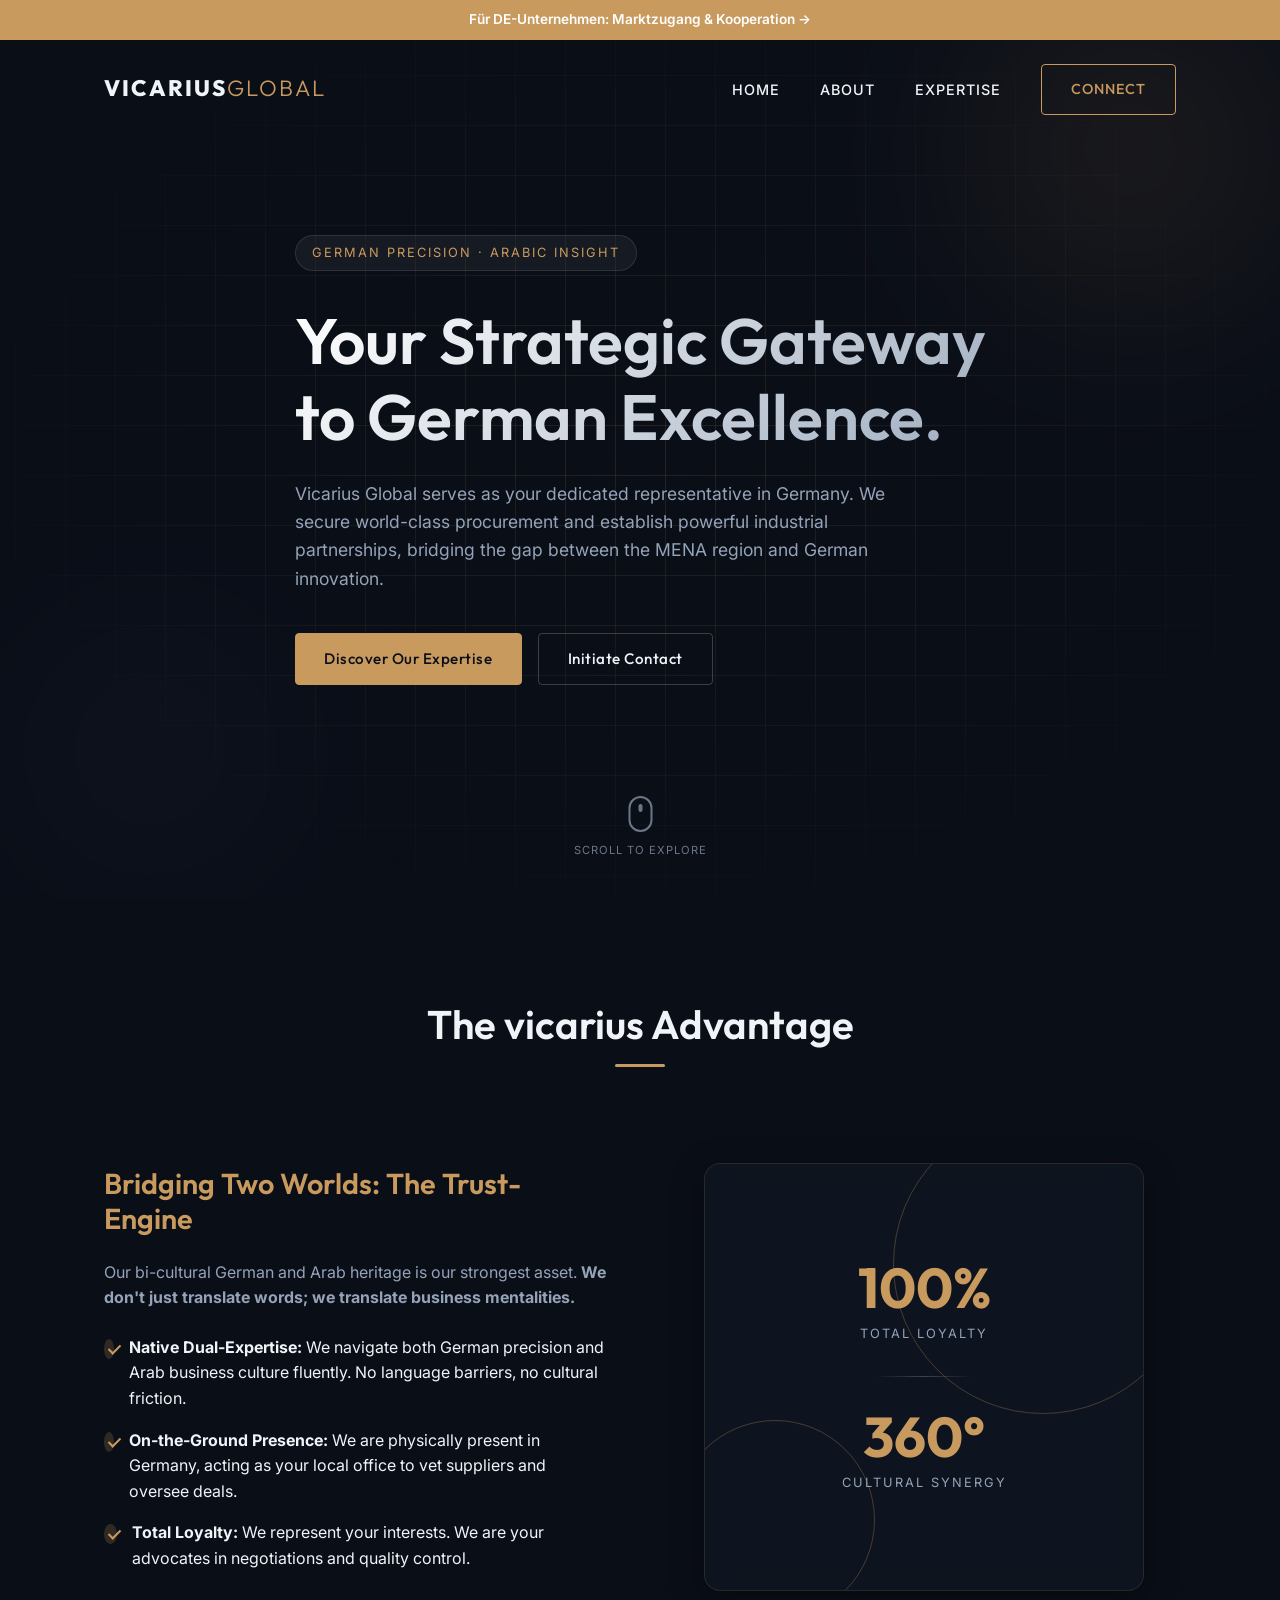
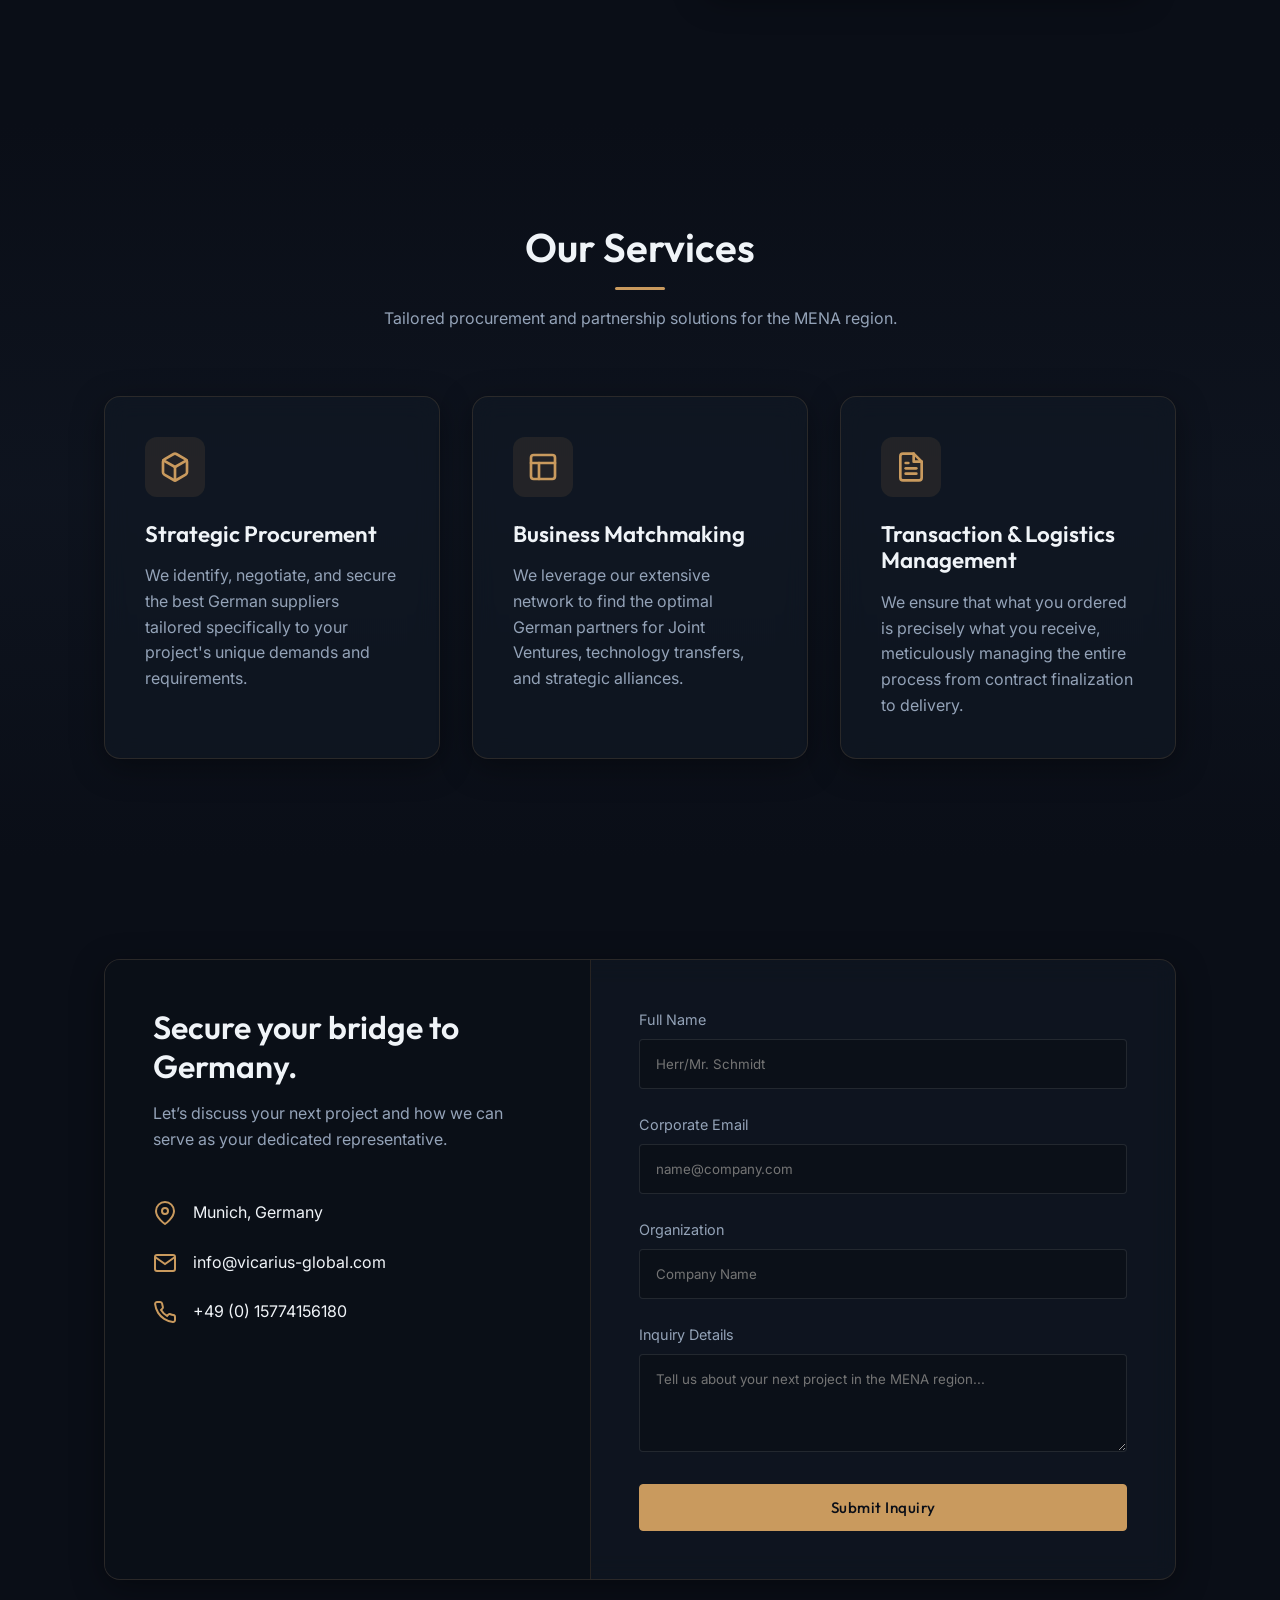
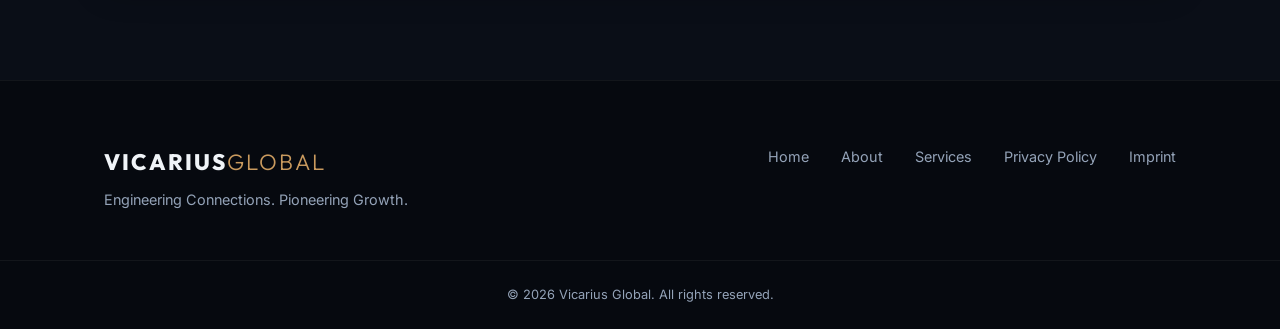
<file: index.html>
<!DOCTYPE html>
<html lang="en">

<head>
    <meta charset="UTF-8">
    <meta name="viewport" content="width=device-width, initial-scale=1.0">
    <title>Vicarius Global | Strategic Industrial Partnerships</title>
    <meta name="description"
        content="vicarius Global serves as your dedicated representative in Germany, securing world-class procurement and establishing powerful industrial partnerships for the MENA region.">
    <!-- Fonts -->
    <link rel="preconnect" href="https://fonts.googleapis.com">
    <link rel="preconnect" href="https://fonts.gstatic.com" crossorigin>
    <link
        href="https://fonts.googleapis.com/css2?family=Inter:wght@300;400;500;600&family=Outfit:wght@300;400;600;800&display=swap"
        rel="stylesheet">
    <link rel="stylesheet" href="css/styles.css">
</head>

<body>
    <!-- Top Bar -->
    <div class="top-bar" id="topBar">
        <a href="de/index.html" style="color:white; text-decoration:none;">Für DE-Unternehmen: Marktzugang &amp;
            Kooperation &rarr;</a>
    </div>

    <!-- Navigation -->
    <nav class="navbar" id="navbar">
        <div class="container nav-container">
            <div class="logo">
                <a href="index.html" style="text-decoration:none;">
                    <span class="logo-text">VICARIUS<span class="logo-accent">GLOBAL</span></span>
                </a>
            </div>
            <ul class="nav-links">
                <li><a href="#home">Home</a></li>
                <li><a href="#about">About</a></li>
                <li><a href="#services">Expertise</a></li>
                <li><a href="#contact" class="btn btn-outline">Connect</a></li>
            </ul>
            <div class="hamburger">
                <span></span>
                <span></span>
                <span></span>
            </div>
        </div>
    </nav>

    <!-- Hero Section -->
    <section id="home" class="hero">
        <div class="hero-bg-elements">
            <div class="grid-overlay"></div>
            <div class="blob blob-1"></div>
            <div class="blob blob-2"></div>
        </div>
        <div class="container hero-container">
            <div class="hero-content fade-up">
                <div class="hero-badge">German Precision · Arabic Insight</div>
                <h1 class="hero-title">Your Strategic Gateway <br>to German Excellence.</h1>
                <p class="hero-subtitle">Vicarius Global serves as your dedicated representative in Germany. We secure
                    world-class procurement and establish powerful industrial partnerships, bridging the gap between the
                    MENA region and German innovation.</p>
                <div class="hero-actions">
                    <a href="#services" class="btn btn-primary">Discover Our Expertise</a>
                    <a href="#contact" class="btn btn-secondary">Initiate Contact</a>
                </div>
            </div>
        </div>
        <div class="scroll-indicator">
            <div class="mouse">
                <div class="wheel"></div>
            </div>
            <span class="scroll-text">Scroll to explore</span>
        </div>
    </section>

    <!-- About Section -->
    <section id="about" class="about">
        <div class="container">
            <div class="section-header fade-up">
                <h2 class="section-title">The vicarius Advantage</h2>
                <div class="title-underline"></div>
            </div>
            <div class="about-grid">
                <div class="about-text fade-up-delay-1">
                    <h3>Bridging Two Worlds: The Trust-Engine</h3>
                    <p>Our bi-cultural German and Arab heritage is our strongest asset. <strong>We don't just translate
                            words; we translate business mentalities.</strong></p>
                    <ul class="feature-list" style="margin-top: 1.5rem;">
                        <li style="align-items: flex-start; margin-bottom: 1rem;"><span class="check-icon"
                                style="margin-top: 4px;"></span>
                            <div><strong>Native Dual-Expertise:</strong> We navigate both German precision and Arab
                                business culture fluently. No language barriers, no cultural friction.</div>
                        </li>
                        <li style="align-items: flex-start; margin-bottom: 1rem;"><span class="check-icon"
                                style="margin-top: 4px;"></span>
                            <div><strong>On-the-Ground Presence:</strong> We are physically present in Germany, acting
                                as your local office to vet suppliers and oversee deals.</div>
                        </li>
                        <li style="align-items: flex-start; margin-bottom: 1rem;"><span class="check-icon"
                                style="margin-top: 4px;"></span>
                            <div><strong>Total Loyalty:</strong> We represent your interests. We are your advocates in
                                negotiations and quality control.</div>
                        </li>
                    </ul>
                </div>
                <div class="about-visual fade-up-delay-2">
                    <div class="glass-card visual-card">
                        <div class="abstract-ring ring-1"></div>
                        <div class="abstract-ring ring-2"></div>
                        <div class="stats-container">
                            <div class="stat-item">
                                <span class="stat-number">100%</span>
                                <span class="stat-label">Total Loyalty</span>
                            </div>
                            <div class="stat-divider"></div>
                            <div class="stat-item">
                                <span class="stat-number">360&deg;</span>
                                <span class="stat-label">Cultural Synergy</span>
                            </div>
                        </div>
                    </div>
                </div>
            </div>
        </div>
    </section>

    <!-- Services Section -->
    <section id="services" class="services">
        <div class="container">
            <div class="section-header fade-up">
                <h2 class="section-title">Our Services</h2>
                <div class="title-underline"></div>
                <p class="section-lead">Tailored procurement and partnership solutions for the MENA region.</p>
            </div>
            <div class="services-grid">
                <!-- Service 1 -->
                <div class="service-card glass-card hover-lift fade-up-delay-1">
                    <div class="service-icon">
                        <svg width="32" height="32" viewBox="0 0 24 24" fill="none" stroke="currentColor"
                            stroke-width="2" stroke-linecap="round" stroke-linejoin="round">
                            <path
                                d="M21 16V8a2 2 0 0 0-1-1.73l-7-4a2 2 0 0 0-2 0l-7 4A2 2 0 0 0 3 8v8a2 2 0 0 0 1 1.73l7 4a2 2 0 0 0 2 0l7-4A2 2 0 0 0 21 16z">
                            </path>
                            <polyline points="3.27 6.96 12 12.01 20.73 6.96"></polyline>
                            <line x1="12" y1="22.08" x2="12" y2="12"></line>
                        </svg>
                    </div>
                    <h3>Strategic Procurement</h3>
                    <p>We identify, negotiate, and secure the best German suppliers tailored specifically to your
                        project's unique demands and requirements.</p>
                </div>
                <!-- Service 2 -->
                <div class="service-card glass-card hover-lift fade-up-delay-2">
                    <div class="service-icon">
                        <svg width="32" height="32" viewBox="0 0 24 24" fill="none" stroke="currentColor"
                            stroke-width="2" stroke-linecap="round" stroke-linejoin="round">
                            <rect x="3" y="3" width="18" height="18" rx="2" ry="2"></rect>
                            <line x1="3" y1="9" x2="21" y2="9"></line>
                            <line x1="9" y1="21" x2="9" y2="9"></line>
                        </svg>
                    </div>
                    <h3>Business Matchmaking</h3>
                    <p>We leverage our extensive network to find the optimal German partners for Joint Ventures,
                        technology transfers, and strategic alliances.</p>
                </div>
                <!-- Service 3 -->
                <div class="service-card glass-card hover-lift fade-up-delay-3">
                    <div class="service-icon">
                        <svg width="32" height="32" viewBox="0 0 24 24" fill="none" stroke="currentColor"
                            stroke-width="2" stroke-linecap="round" stroke-linejoin="round">
                            <path d="M14 2H6a2 2 0 0 0-2 2v16a2 2 0 0 0 2 2h12a2 2 0 0 0 2-2V8z"></path>
                            <polyline points="14 2 14 8 20 8"></polyline>
                            <line x1="16" y1="13" x2="8" y2="13"></line>
                            <line x1="16" y1="17" x2="8" y2="17"></line>
                            <polyline points="10 9 9 9 8 9"></polyline>
                        </svg>
                    </div>
                    <h3>Transaction &amp; Logistics Management</h3>
                    <p>We ensure that what you ordered is precisely what you receive, meticulously managing the entire
                        process from contract finalization to delivery.</p>
                </div>
            </div>
        </div>
    </section>

    <!-- Contact Section -->
    <section id="contact" class="contact">
        <div class="container">
            <div class="contact-wrapper glass-card fade-up">
                <div class="contact-info">
                    <h2>Secure your bridge to Germany.</h2>
                    <p>Let’s discuss your next project and how we can serve as your dedicated representative.</p>

                    <div class="contact-details">
                        <div class="contact-item">
                            <svg width="24" height="24" viewBox="0 0 24 24" fill="none" stroke="currentColor"
                                stroke-width="2">
                                <path d="M21 10c0 7-9 13-9 13s-9-6-9-13a9 9 0 0 1 18 0z"></path>
                                <circle cx="12" cy="10" r="3"></circle>
                            </svg>
                            <span>Munich, Germany</span>
                        </div>
                        <div class="contact-item">
                            <svg width="24" height="24" viewBox="0 0 24 24" fill="none" stroke="currentColor"
                                stroke-width="2">
                                <path d="M4 4h16c1.1 0 2 .9 2 2v12c0 1.1-.9 2-2 2H4c-1.1 0-2-.9-2-2V6c0-1.1.9-2 2-2z">
                                </path>
                                <polyline points="22,6 12,13 2,6"></polyline>
                            </svg>
                            <span>info@vicarius-global.com</span>
                        </div>
                        <div class="contact-item">
                            <svg width="24" height="24" viewBox="0 0 24 24" fill="none" stroke="currentColor"
                                stroke-width="2">
                                <path
                                    d="M22 16.92v3a2 2 0 0 1-2.18 2 19.79 19.79 0 0 1-8.63-3.07 19.5 19.5 0 0 1-6-6 19.79 19.79 0 0 1-3.07-8.67A2 2 0 0 1 4.11 2h3a2 2 0 0 1 2 1.72 12.84 12.84 0 0 0 .7 2.81 2 2 0 0 1-.45 2.11L8.09 9.91a16 16 0 0 0 6 6l1.27-1.27a2 2 0 0 1 2.11-.45 12.84 12.84 0 0 0 2.81.7A2 2 0 0 1 22 16.92z">
                                </path>
                            </svg>
                            <span>+49 (0) 15774156180</span>
                        </div>
                    </div>
                </div>
                <div class="contact-form-container">
                    <form class="contact-form" id="contactForm">
                        <div class="form-group">
                            <label for="name">Full Name</label>
                            <input type="text" id="name" name="name" required placeholder="Herr/Mr. Schmidt">
                        </div>
                        <div class="form-group">
                            <label for="email">Corporate Email</label>
                            <input type="email" id="email" name="email" required placeholder="name@company.com">
                        </div>
                        <div class="form-group">
                            <label for="company">Organization</label>
                            <input type="text" id="company" name="company" placeholder="Company Name">
                        </div>
                        <div class="form-group">
                            <label for="message">Inquiry Details</label>
                            <textarea id="message" name="message" rows="4" required
                                placeholder="Tell us about your next project in the MENA region..."></textarea>
                        </div>
                        <button type="submit" class="btn btn-primary submit-btn">Submit Inquiry</button>
                    </form>
                </div>
            </div>
        </div>
    </section>

    <!-- Footer -->
    <footer>
        <div class="container footer-content">
            <div class="footer-brand">
                <span class="logo-text">VICARIUS<span class="logo-accent">GLOBAL</span></span>
                <p>Engineering Connections. Pioneering Growth.</p>
            </div>
            <div class="footer-links">
                <a href="#home">Home</a>
                <a href="#about">About</a>
                <a href="#services">Services</a>
                <a href="privacy.html">Privacy Policy</a>
                <a href="imprint.html">Imprint</a>
            </div>
        </div>
        <div class="footer-bottom">
            <div class="container">
                <p>&copy; 2026 Vicarius Global. All rights reserved.</p>
            </div>
        </div>
    </footer>

    <script src="js/main.js"></script>
</body>

</html>
</file>
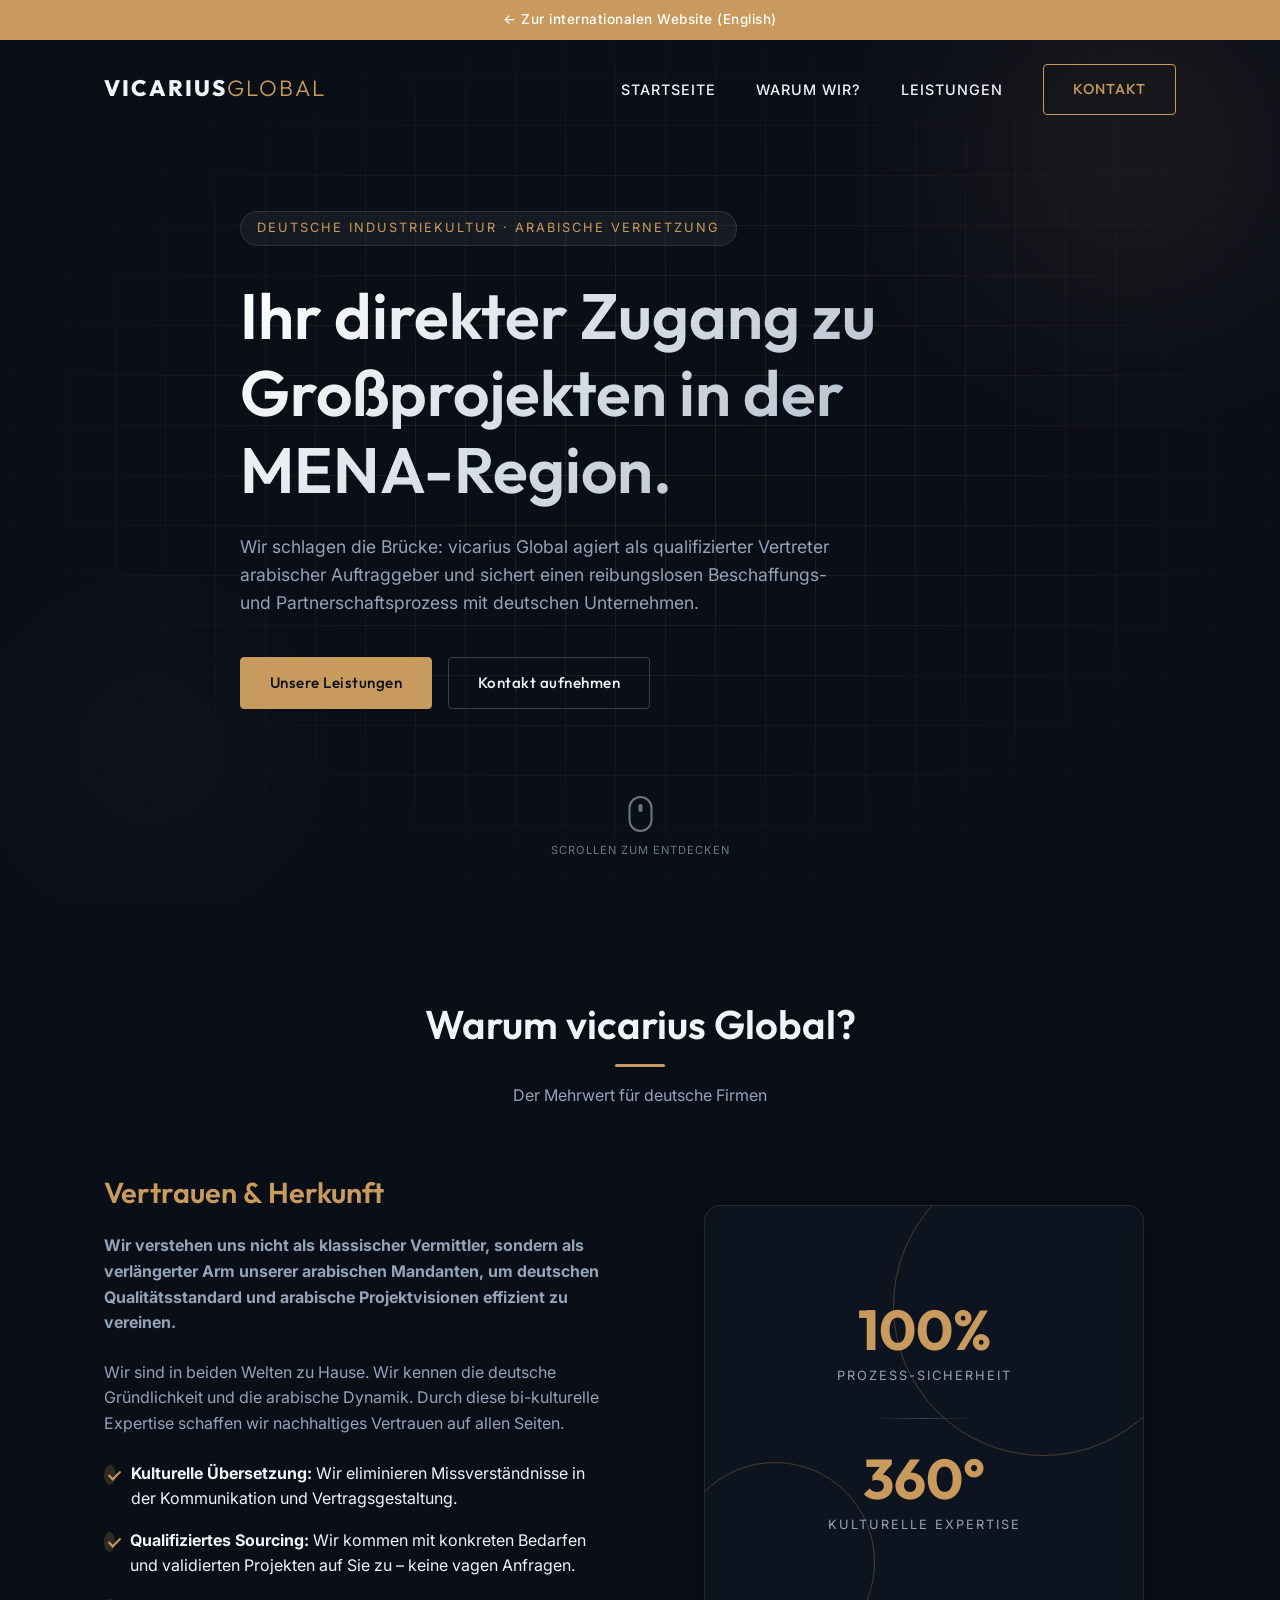
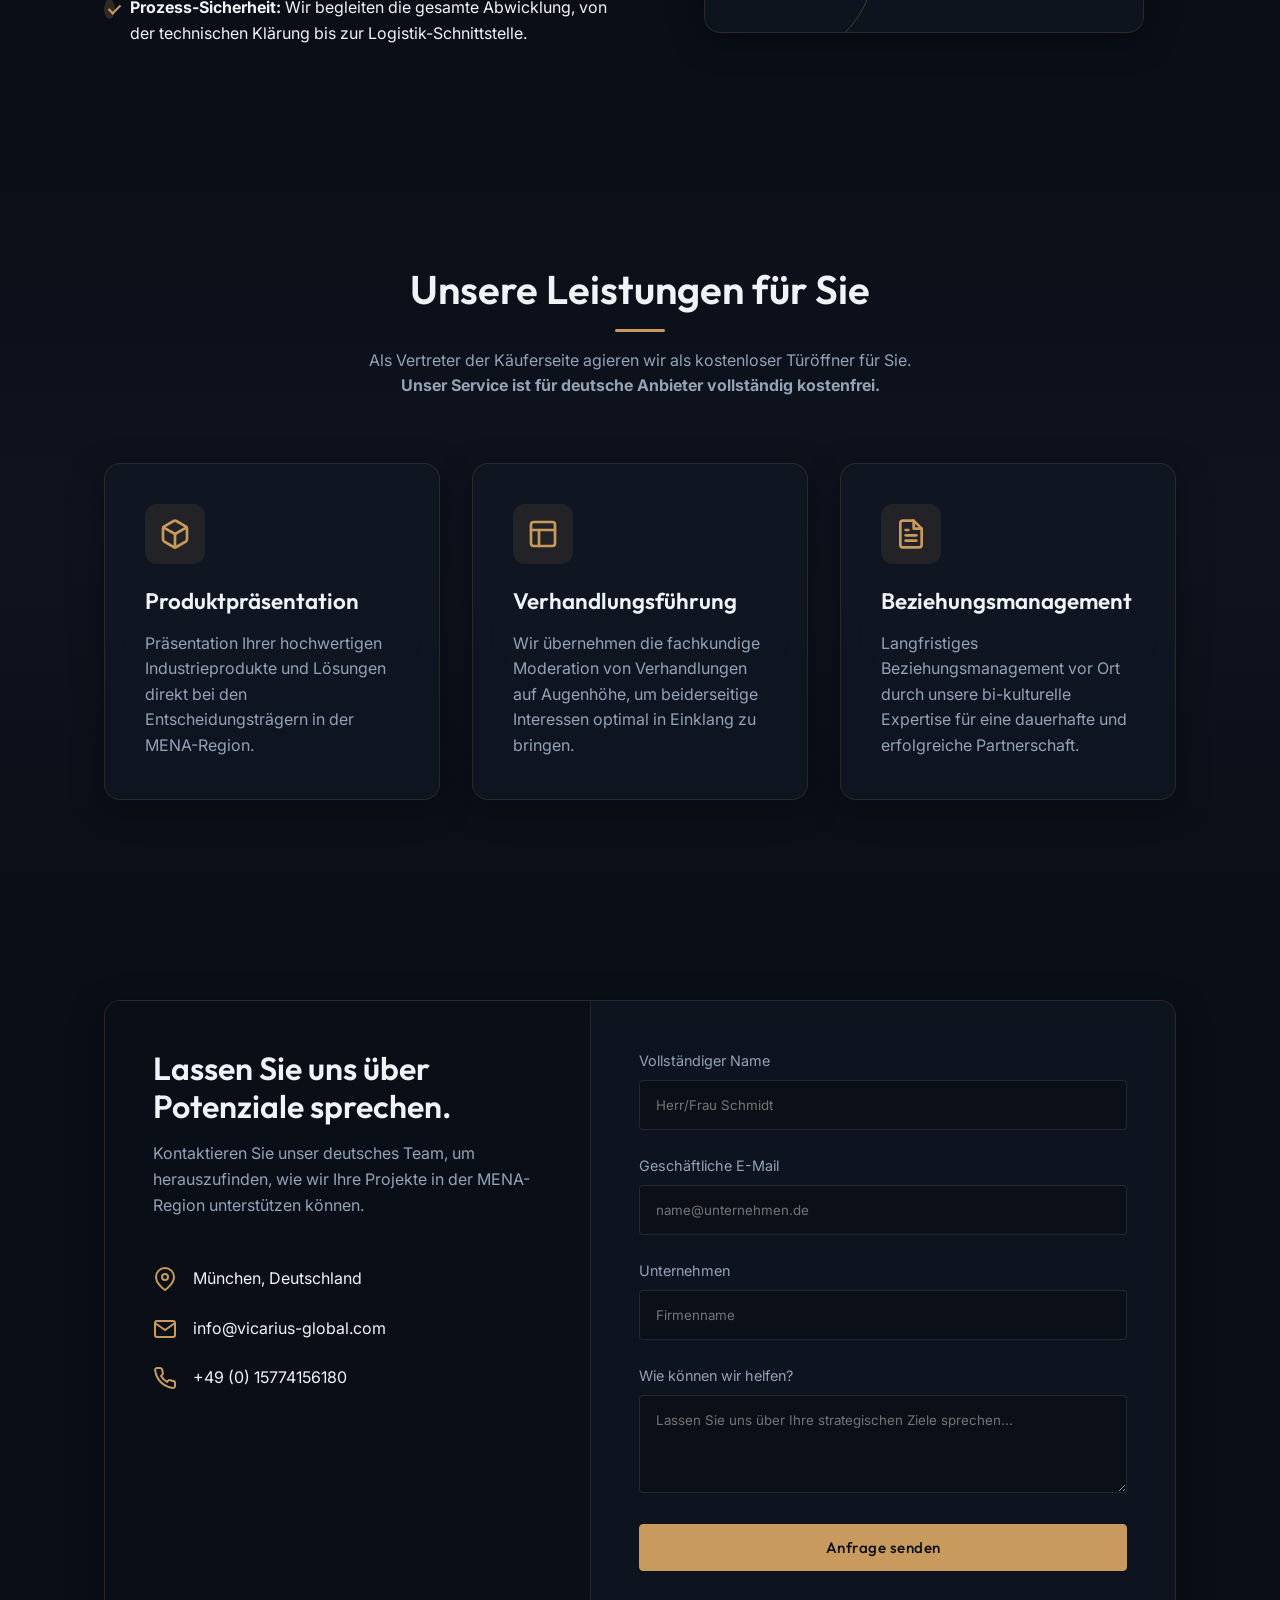
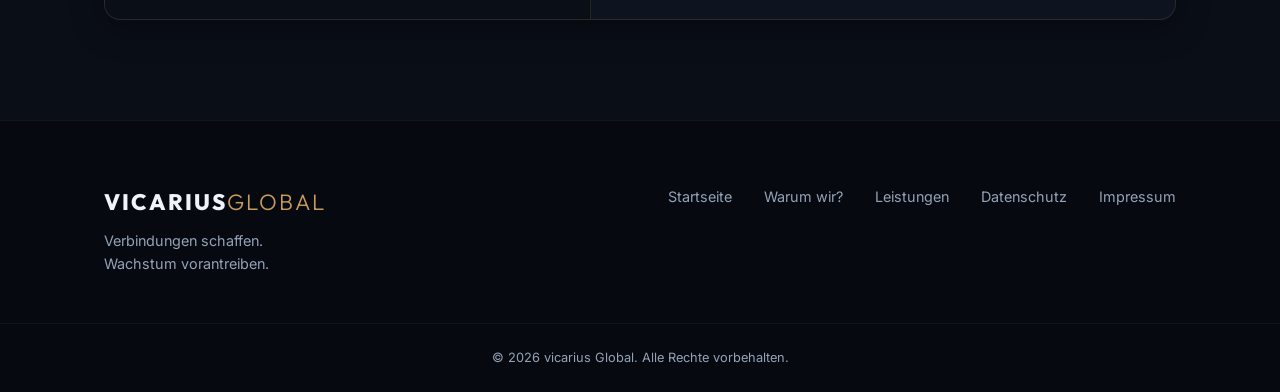
<file: de/index.html>
<!DOCTYPE html>
<html lang="de">

<head>
    <meta charset="UTF-8">
    <meta name="viewport" content="width=device-width, initial-scale=1.0">
    <title>vicarius Global | B2B-Industrieprojekte in der MENA-Region</title>
    <meta name="description"
        content="vicarius Global agiert als qualifizierter Vertreter arabischer Auftraggeber und sichert einen reibungslosen Beschaffungsprozess mit deutschen Unternehmen.">
    <!-- Fonts -->
    <link rel="preconnect" href="https://fonts.googleapis.com">
    <link rel="preconnect" href="https://fonts.gstatic.com" crossorigin>
    <link
        href="https://fonts.googleapis.com/css2?family=Inter:wght@300;400;500;600&family=Outfit:wght@300;400;600;800&display=swap"
        rel="stylesheet">
    <link rel="stylesheet" href="../css/styles.css">
</head>

<body>
    <!-- Top Bar -->
    <div class="top-bar" id="topBar">
        <a href="../index.html"
            style="color:white; text-decoration:none; font-weight: 500; letter-spacing: 0.5px;">&larr; Zur
            internationalen Website (English)</a>
    </div>

    <!-- Navigation -->
    <nav class="navbar" id="navbar">
        <div class="container nav-container">
            <div class="logo">
                <a href="#home" style="text-decoration:none;">
                    <span class="logo-text">VICARIUS<span class="logo-accent">GLOBAL</span></span>
                </a>
            </div>
            <ul class="nav-links">
                <li><a href="#home">Startseite</a></li>
                <li><a href="#about">Warum wir?</a></li>
                <li><a href="#services">Leistungen</a></li>
                <li><a href="#contact" class="btn btn-outline">Kontakt</a></li>
            </ul>
            <div class="hamburger">
                <span></span>
                <span></span>
                <span></span>
            </div>
        </div>
    </nav>

    <!-- Hero Section -->
    <section id="home" class="hero">
        <div class="hero-bg-elements">
            <div class="grid-overlay"></div>
            <div class="blob blob-1"></div>
            <div class="blob blob-2"></div>
        </div>
        <div class="container hero-container">
            <div class="hero-content fade-up">
                <div class="hero-badge">Deutsche Industriekultur &middot; Arabische Vernetzung</div>
                <h1 class="hero-title">Ihr direkter Zugang zu Großprojekten in der MENA-Region.</h1>
                <p class="hero-subtitle">Wir schlagen die Brücke: vicarius Global agiert als qualifizierter Vertreter
                    arabischer Auftraggeber und sichert einen reibungslosen Beschaffungs- und Partnerschaftsprozess mit
                    deutschen Unternehmen.</p>
                <div class="hero-actions">
                    <a href="#services" class="btn btn-primary">Unsere Leistungen</a>
                    <a href="#contact" class="btn btn-secondary">Kontakt aufnehmen</a>
                </div>
            </div>
        </div>
        <div class="scroll-indicator">
            <div class="mouse">
                <div class="wheel"></div>
            </div>
            <span class="scroll-text">Scrollen zum Entdecken</span>
        </div>
    </section>

    <!-- About Section -->
    <section id="about" class="about">
        <div class="container">
            <div class="section-header fade-up">
                <h2 class="section-title">Warum vicarius Global?</h2>
                <div class="title-underline"></div>
                <p class="section-lead">Der Mehrwert für deutsche Firmen</p>
            </div>
            <div class="about-grid">
                <div class="about-text fade-up-delay-1">
                    <h3>Vertrauen & Herkunft</h3>
                    <p><strong>Wir verstehen uns nicht als klassischer Vermittler, sondern als verlängerter Arm unserer
                            arabischen Mandanten, um deutschen Qualitätsstandard und arabische Projektvisionen effizient
                            zu vereinen.</strong></p>
                    <p>Wir sind in beiden Welten zu Hause. Wir kennen die deutsche Gründlichkeit und die arabische
                        Dynamik. Durch diese bi-kulturelle Expertise schaffen wir nachhaltiges Vertrauen auf allen
                        Seiten.</p>
                    <ul class="feature-list" style="margin-top: 1.5rem;">
                        <li style="align-items: flex-start; margin-bottom: 1rem;"><span class="check-icon"
                                style="margin-top: 4px;"></span>
                            <div><strong>Kulturelle Übersetzung:</strong> Wir eliminieren Missverständnisse in der
                                Kommunikation und Vertragsgestaltung.</div>
                        </li>
                        <li style="align-items: flex-start; margin-bottom: 1rem;"><span class="check-icon"
                                style="margin-top: 4px;"></span>
                            <div><strong>Qualifiziertes Sourcing:</strong> Wir kommen mit konkreten Bedarfen und
                                validierten Projekten auf Sie zu – keine vagen Anfragen.</div>
                        </li>
                        <li style="align-items: flex-start; margin-bottom: 1rem;"><span class="check-icon"
                                style="margin-top: 4px;"></span>
                            <div><strong>Prozess-Sicherheit:</strong> Wir begleiten die gesamte Abwicklung, von der
                                technischen Klärung bis zur Logistik-Schnittstelle.</div>
                        </li>
                    </ul>
                </div>
                <div class="about-visual fade-up-delay-2">
                    <div class="glass-card visual-card">
                        <div class="abstract-ring ring-1"></div>
                        <div class="abstract-ring ring-2"></div>
                        <div class="stats-container">
                            <div class="stat-item">
                                <span class="stat-number">100%</span>
                                <span class="stat-label">Prozess-Sicherheit</span>
                            </div>
                            <div class="stat-divider"></div>
                            <div class="stat-item">
                                <span class="stat-number">360&deg;</span>
                                <span class="stat-label">Kulturelle Expertise</span>
                            </div>
                        </div>
                    </div>
                </div>
            </div>
        </div>
    </section>

    <!-- Services Section -->
    <section id="services" class="services">
        <div class="container">
            <div class="section-header fade-up">
                <h2 class="section-title">Unsere Leistungen für Sie</h2>
                <div class="title-underline"></div>
                <p class="section-lead">Als Vertreter der Käuferseite agieren wir als kostenloser Türöffner für Sie.
                    <br><strong>Unser Service ist für deutsche Anbieter vollständig kostenfrei.</strong>
                </p>
            </div>
            <div class="services-grid">
                <!-- Service 1 -->
                <div class="service-card glass-card hover-lift fade-up-delay-1">
                    <div class="service-icon">
                        <svg width="32" height="32" viewBox="0 0 24 24" fill="none" stroke="currentColor"
                            stroke-width="2" stroke-linecap="round" stroke-linejoin="round">
                            <path
                                d="M21 16V8a2 2 0 0 0-1-1.73l-7-4a2 2 0 0 0-2 0l-7 4A2 2 0 0 0 3 8v8a2 2 0 0 0 1 1.73l7 4a2 2 0 0 0 2 0l7-4A2 2 0 0 0 21 16z">
                            </path>
                            <polyline points="3.27 6.96 12 12.01 20.73 6.96"></polyline>
                            <line x1="12" y1="22.08" x2="12" y2="12"></line>
                        </svg>
                    </div>
                    <h3>Produktpräsentation</h3>
                    <p>Präsentation Ihrer hochwertigen Industrieprodukte und Lösungen direkt bei den
                        Entscheidungsträgern in der MENA-Region.</p>
                </div>
                <!-- Service 2 -->
                <div class="service-card glass-card hover-lift fade-up-delay-2">
                    <div class="service-icon">
                        <svg width="32" height="32" viewBox="0 0 24 24" fill="none" stroke="currentColor"
                            stroke-width="2" stroke-linecap="round" stroke-linejoin="round">
                            <rect x="3" y="3" width="18" height="18" rx="2" ry="2"></rect>
                            <line x1="3" y1="9" x2="21" y2="9"></line>
                            <line x1="9" y1="21" x2="9" y2="9"></line>
                        </svg>
                    </div>
                    <h3>Verhandlungsführung</h3>
                    <p>Wir übernehmen die fachkundige Moderation von Verhandlungen auf Augenhöhe, um beiderseitige
                        Interessen optimal in Einklang zu bringen.</p>
                </div>
                <!-- Service 3 -->
                <div class="service-card glass-card hover-lift fade-up-delay-3">
                    <div class="service-icon">
                        <svg width="32" height="32" viewBox="0 0 24 24" fill="none" stroke="currentColor"
                            stroke-width="2" stroke-linecap="round" stroke-linejoin="round">
                            <path d="M14 2H6a2 2 0 0 0-2 2v16a2 2 0 0 0 2 2h12a2 2 0 0 0 2-2V8z"></path>
                            <polyline points="14 2 14 8 20 8"></polyline>
                            <line x1="16" y1="13" x2="8" y2="13"></line>
                            <line x1="16" y1="17" x2="8" y2="17"></line>
                            <polyline points="10 9 9 9 8 9"></polyline>
                        </svg>
                    </div>
                    <h3>Beziehungsmanagement</h3>
                    <p>Langfristiges Beziehungsmanagement vor Ort durch unsere bi-kulturelle Expertise für eine
                        dauerhafte und erfolgreiche Partnerschaft.</p>
                </div>
            </div>
        </div>
    </section>

    <!-- Contact Section -->
    <section id="contact" class="contact">
        <div class="container">
            <div class="contact-wrapper glass-card fade-up">
                <div class="contact-info">
                    <h2>Lassen Sie uns über Potenziale sprechen.</h2>
                    <p>Kontaktieren Sie unser deutsches Team, um herauszufinden, wie wir Ihre Projekte in der
                        MENA-Region unterstützen können.</p>

                    <div class="contact-details">
                        <div class="contact-item">
                            <svg width="24" height="24" viewBox="0 0 24 24" fill="none" stroke="currentColor"
                                stroke-width="2">
                                <path d="M21 10c0 7-9 13-9 13s-9-6-9-13a9 9 0 0 1 18 0z"></path>
                                <circle cx="12" cy="10" r="3"></circle>
                            </svg>
                            <span>München, Deutschland</span>
                        </div>
                        <div class="contact-item">
                            <svg width="24" height="24" viewBox="0 0 24 24" fill="none" stroke="currentColor"
                                stroke-width="2">
                                <path d="M4 4h16c1.1 0 2 .9 2 2v12c0 1.1-.9 2-2 2H4c-1.1 0-2-.9-2-2V6c0-1.1.9-2 2-2z">
                                </path>
                                <polyline points="22,6 12,13 2,6"></polyline>
                            </svg>
                            <span>info@vicarius-global.com</span>
                        </div>
                        <div class="contact-item">
                            <svg width="24" height="24" viewBox="0 0 24 24" fill="none" stroke="currentColor"
                                stroke-width="2">
                                <path
                                    d="M22 16.92v3a2 2 0 0 1-2.18 2 19.79 19.79 0 0 1-8.63-3.07 19.5 19.5 0 0 1-6-6 19.79 19.79 0 0 1-3.07-8.67A2 2 0 0 1 4.11 2h3a2 2 0 0 1 2 1.72 12.84 12.84 0 0 0 .7 2.81 2 2 0 0 1-.45 2.11L8.09 9.91a16 16 0 0 0 6 6l1.27-1.27a2 2 0 0 1 2.11-.45 12.84 12.84 0 0 0 2.81.7A2 2 0 0 1 22 16.92z">
                                </path>
                            </svg>
                            <span>+49 (0) 15774156180</span>
                        </div>
                    </div>
                </div>
                <div class="contact-form-container">
                    <form class="contact-form" id="contactForm">
                        <div class="form-group">
                            <label for="name">Vollständiger Name</label>
                            <input type="text" id="name" name="name" required placeholder="Herr/Frau Schmidt">
                        </div>
                        <div class="form-group">
                            <label for="email">Geschäftliche E-Mail</label>
                            <input type="email" id="email" name="email" required placeholder="name@unternehmen.de">
                        </div>
                        <div class="form-group">
                            <label for="company">Unternehmen</label>
                            <input type="text" id="company" name="company" placeholder="Firmenname">
                        </div>
                        <div class="form-group">
                            <label for="message">Wie können wir helfen?</label>
                            <textarea id="message" name="message" rows="4" required
                                placeholder="Lassen Sie uns über Ihre strategischen Ziele sprechen..."></textarea>
                        </div>
                        <button type="submit" class="btn btn-primary submit-btn">Anfrage senden</button>
                    </form>
                </div>
            </div>
        </div>
    </section>

    <!-- Footer -->
    <footer>
        <div class="container footer-content">
            <div class="footer-brand">
                <span class="logo-text">VICARIUS<span class="logo-accent">GLOBAL</span></span>
                <p>Verbindungen schaffen.<br>Wachstum vorantreiben.</p>
            </div>
            <div class="footer-links">
                <a href="#home">Startseite</a>
                <a href="#about">Warum wir?</a>
                <a href="#services">Leistungen</a>
                <a href="../privacy.html">Datenschutz</a>
                <a href="../imprint.html">Impressum</a>
            </div>
        </div>
        <div class="footer-bottom">
            <div class="container">
                <p>&copy; 2026 vicarius Global. Alle Rechte vorbehalten.</p>
            </div>
        </div>
    </footer>

    <script src="../js/main.js"></script>
</body>

</html>
</file>
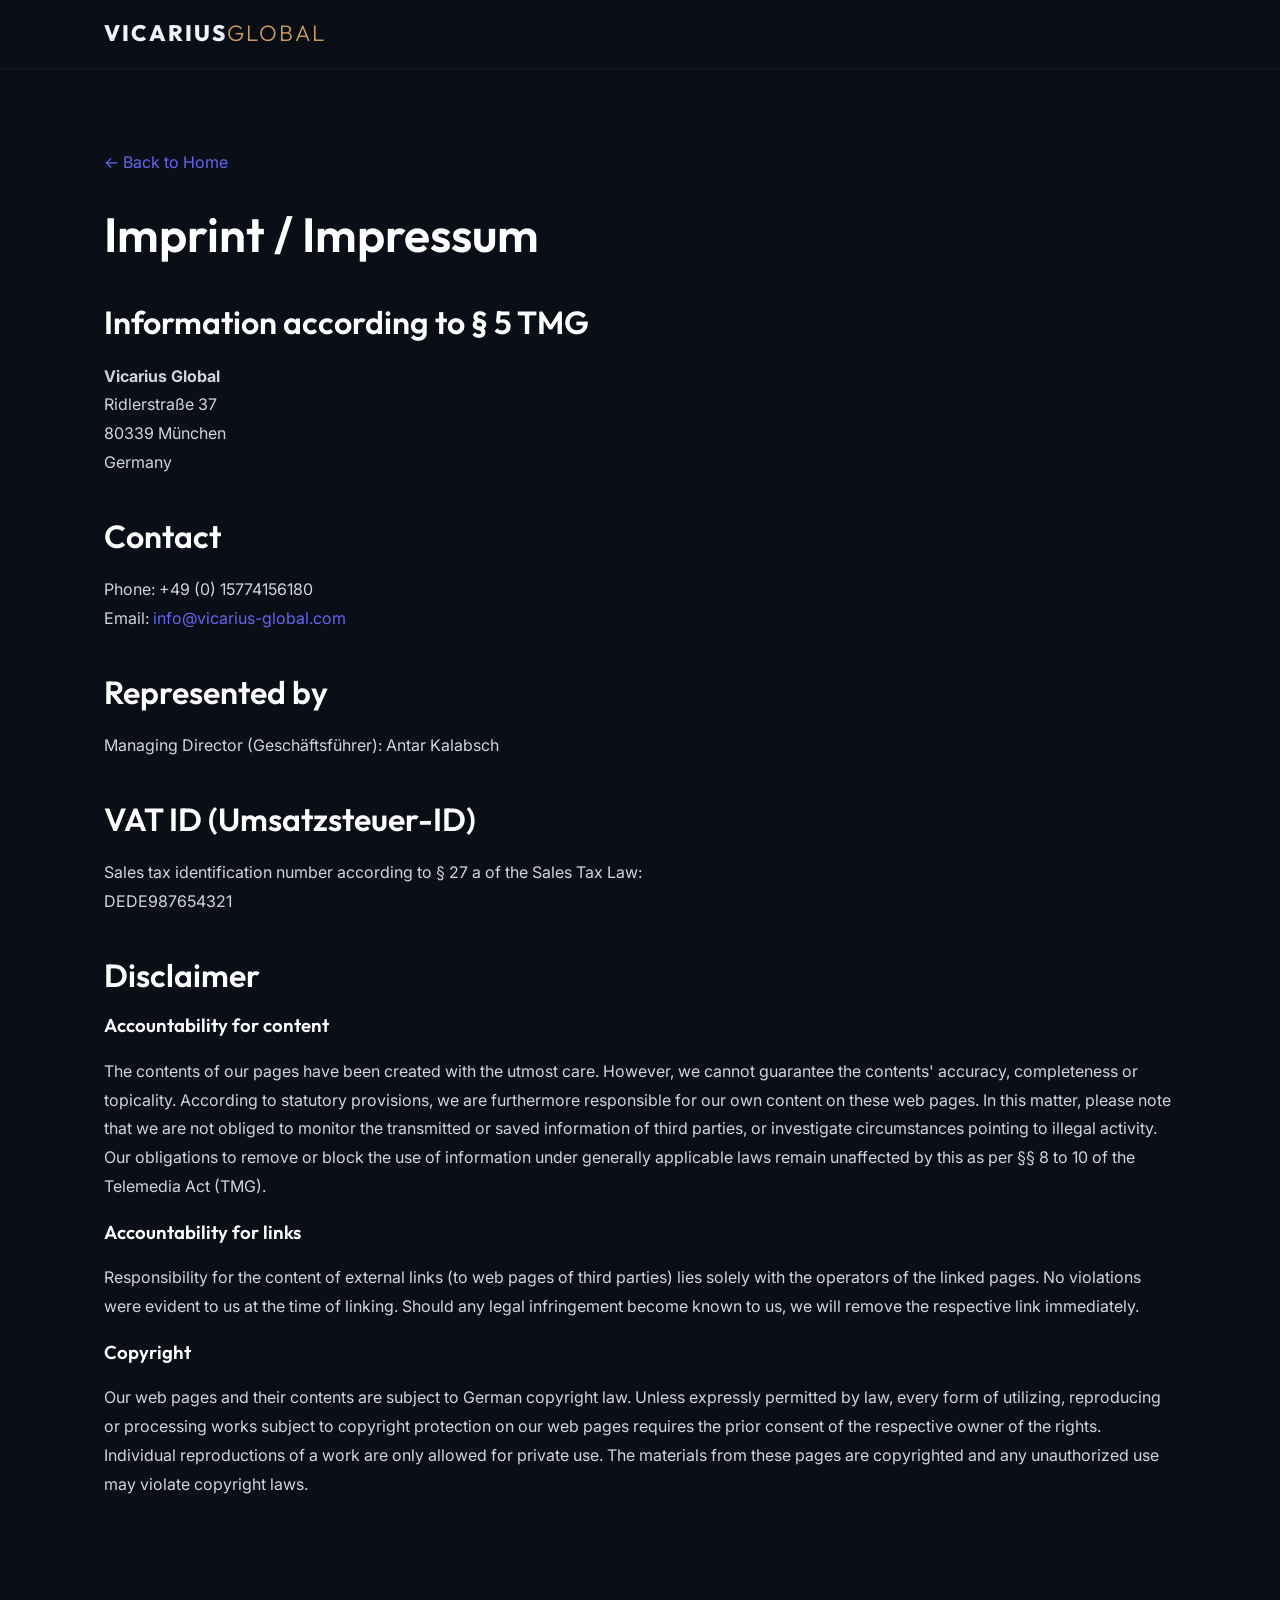
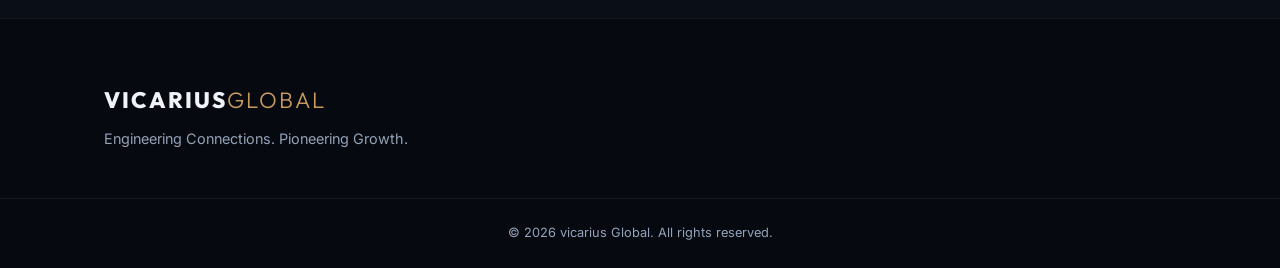
<file: imprint.html>
<!DOCTYPE html>
<html lang="en">

<head>
    <meta charset="UTF-8">
    <meta name="viewport" content="width=device-width, initial-scale=1.0">
    <title>Imprint | vicarius Global</title>
    <!-- Fonts -->
    <link rel="preconnect" href="https://fonts.googleapis.com">
    <link rel="preconnect" href="https://fonts.gstatic.com" crossorigin>
    <link
        href="https://fonts.googleapis.com/css2?family=Inter:wght@300;400;500;600&family=Outfit:wght@300;400;600;800&display=swap"
        rel="stylesheet">
    <link rel="stylesheet" href="css/styles.css">
    <style>
        .legal-content {
            padding: 150px 0 100px;
            color: #d1d5db;
        }

        .legal-content h1,
        .legal-content h2,
        .legal-content h3 {
            color: white;
            font-family: 'Outfit', sans-serif;
            margin-bottom: 20px;
        }

        .legal-content h1 {
            font-size: 3rem;
            margin-bottom: 40px;
        }

        .legal-content h2 {
            font-size: 2rem;
            margin-top: 40px;
        }

        .legal-content p,
        .legal-content ul {
            margin-bottom: 20px;
            line-height: 1.8;
        }

        .legal-content a {
            color: #6366f1;
            text-decoration: none;
        }

        .legal-content a:hover {
            text-decoration: underline;
        }

        .back-link {
            display: inline-block;
            margin-bottom: 30px;
            color: #9ca3af;
            text-decoration: none;
            transition: color 0.3s ease;
        }

        body {
            background-color: #0a0e17;
            /* match var(--bg-dark) */
        }

        .navbar-solid {
            background: rgba(10, 14, 23, 0.95) !important;
            border-bottom: 1px solid rgba(255, 255, 255, 0.05);
            padding: 1rem 0 !important;
            margin-top: 0 !important;
        }
    </style>
</head>

<body>
    <!-- Navigation -->
    <nav class="navbar navbar-solid" id="navbar">
        <div class="container nav-container">
            <div class="logo">
                <a href="index.html" style="text-decoration:none;">
                    <span class="logo-text">VICARIUS<span class="logo-accent">GLOBAL</span></span>
                </a>
            </div>
        </div>
    </nav>

    <!-- Legal Content -->
    <section class="legal-content">
        <div class="container">
            <a href="javascript:history.back()" class="back-link">&larr; Back to Home</a>

            <h1>Imprint / Impressum</h1>

            <h2>Information according to § 5 TMG</h2>
            <p>
                <strong>Vicarius Global</strong><br>
                Ridlerstraße 37<br>
                80339 München<br>
                Germany
            </p>

            <h2>Contact</h2>
            <p>
                Phone: +49 (0) 15774156180<br>
                Email: <a href="mailto:info@vicarius-global.com">info@vicarius-global.com</a>
            </p>

            <h2>Represented by</h2>
            <p>Managing Director (Geschäftsführer): Antar Kalabsch</p>


            <h2>VAT ID (Umsatzsteuer-ID)</h2>
            <p>
                Sales tax identification number according to § 27 a of the Sales Tax Law:<br>
                DEDE987654321
            </p>

            <h2>Disclaimer</h2>
            <h3>Accountability for content</h3>
            <p>The contents of our pages have been created with the utmost care. However, we cannot guarantee the
                contents' accuracy, completeness or topicality. According to statutory provisions, we are furthermore
                responsible for our own content on these web pages. In this matter, please note that we are not obliged
                to monitor the transmitted or saved information of third parties, or investigate circumstances pointing
                to illegal activity. Our obligations to remove or block the use of information under generally
                applicable laws remain unaffected by this as per §§ 8 to 10 of the Telemedia Act (TMG).</p>

            <h3>Accountability for links</h3>
            <p>Responsibility for the content of external links (to web pages of third parties) lies solely with the
                operators of the linked pages. No violations were evident to us at the time of linking. Should any legal
                infringement become known to us, we will remove the respective link immediately.</p>

            <h3>Copyright</h3>
            <p>Our web pages and their contents are subject to German copyright law. Unless expressly permitted by law,
                every form of utilizing, reproducing or processing works subject to copyright protection on our web
                pages requires the prior consent of the respective owner of the rights. Individual reproductions of a
                work are only allowed for private use. The materials from these pages are copyrighted and any
                unauthorized use may violate copyright laws.</p>
        </div>
    </section>

    <!-- Footer -->
    <footer>
        <div class="container footer-content">
            <div class="footer-brand">
                <span class="logo-text">VICARIUS<span class="logo-accent">GLOBAL</span></span>
                <p>Engineering Connections. Pioneering Growth.</p>
            </div>
        </div>
        <div class="footer-bottom">
            <div class="container">
                <p>&copy; 2026 vicarius Global. All rights reserved.</p>
            </div>
        </div>
    </footer>
</body>

</html>
</file>
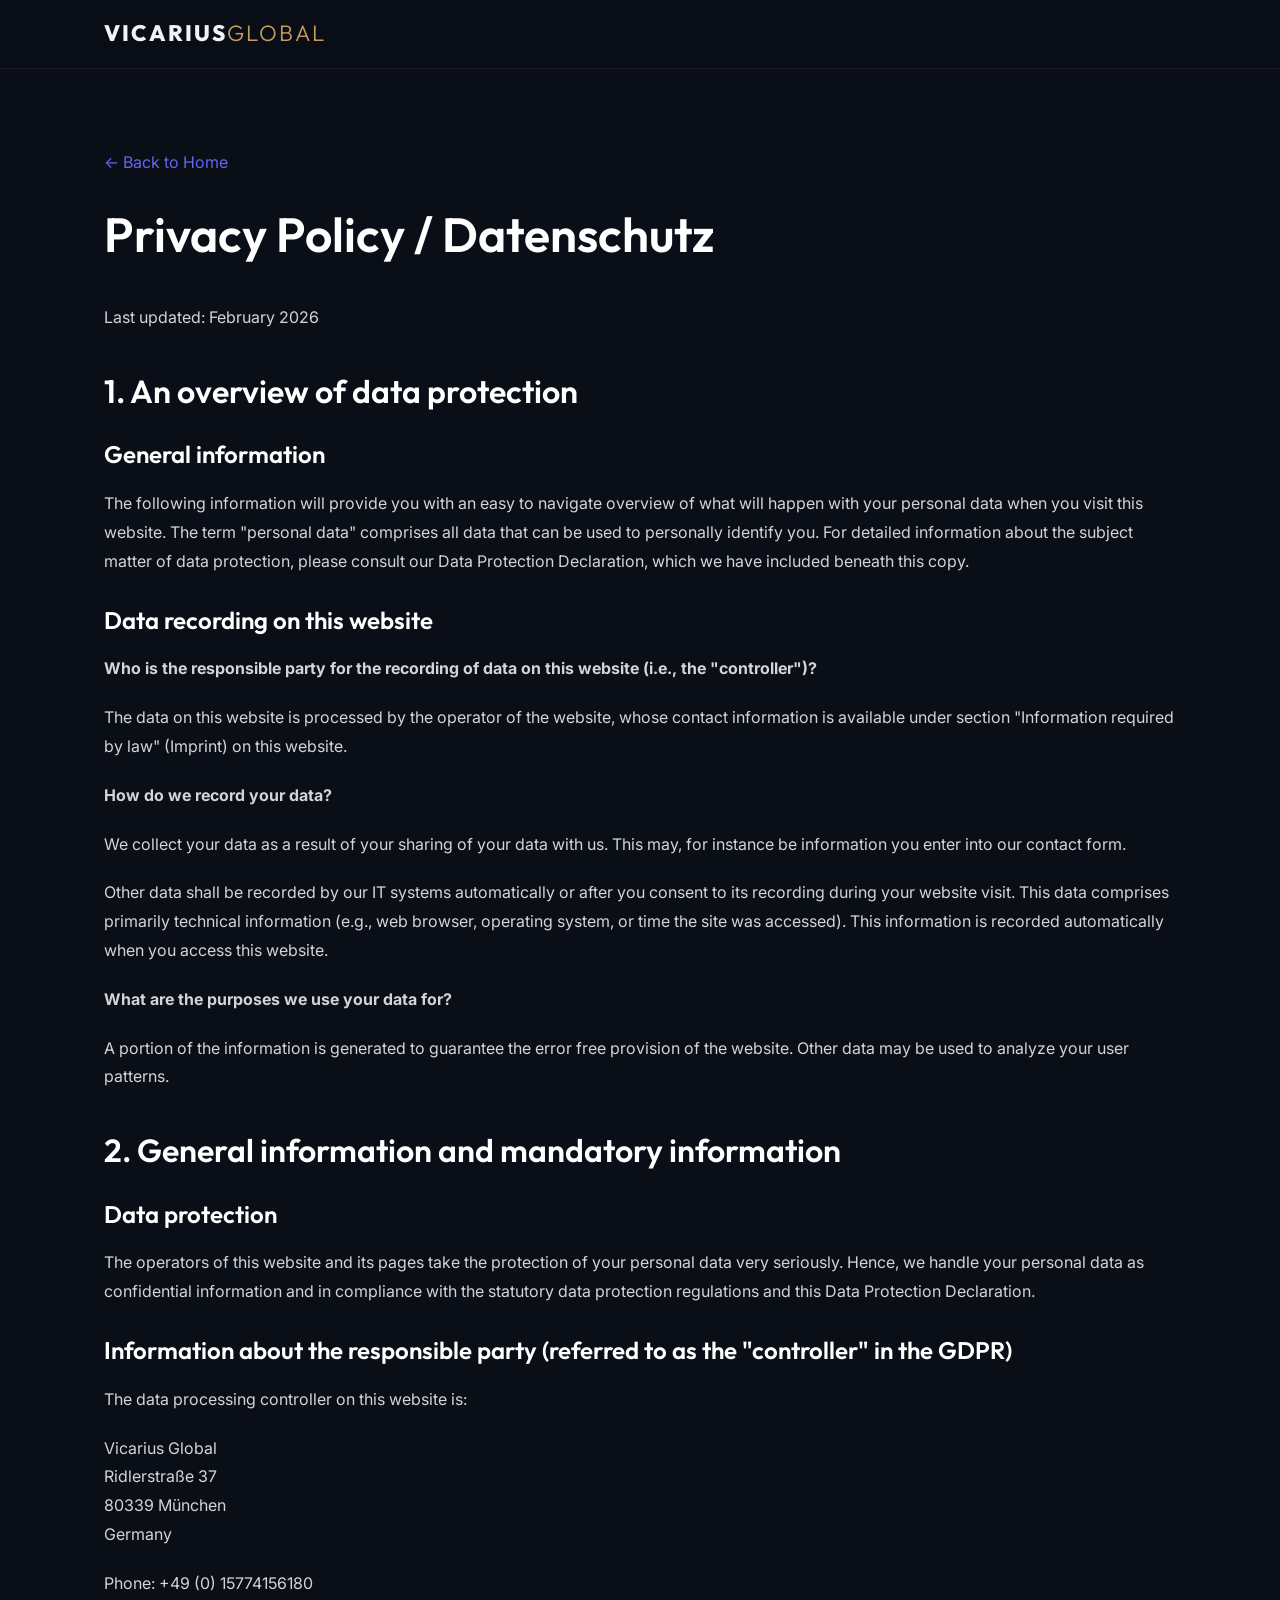
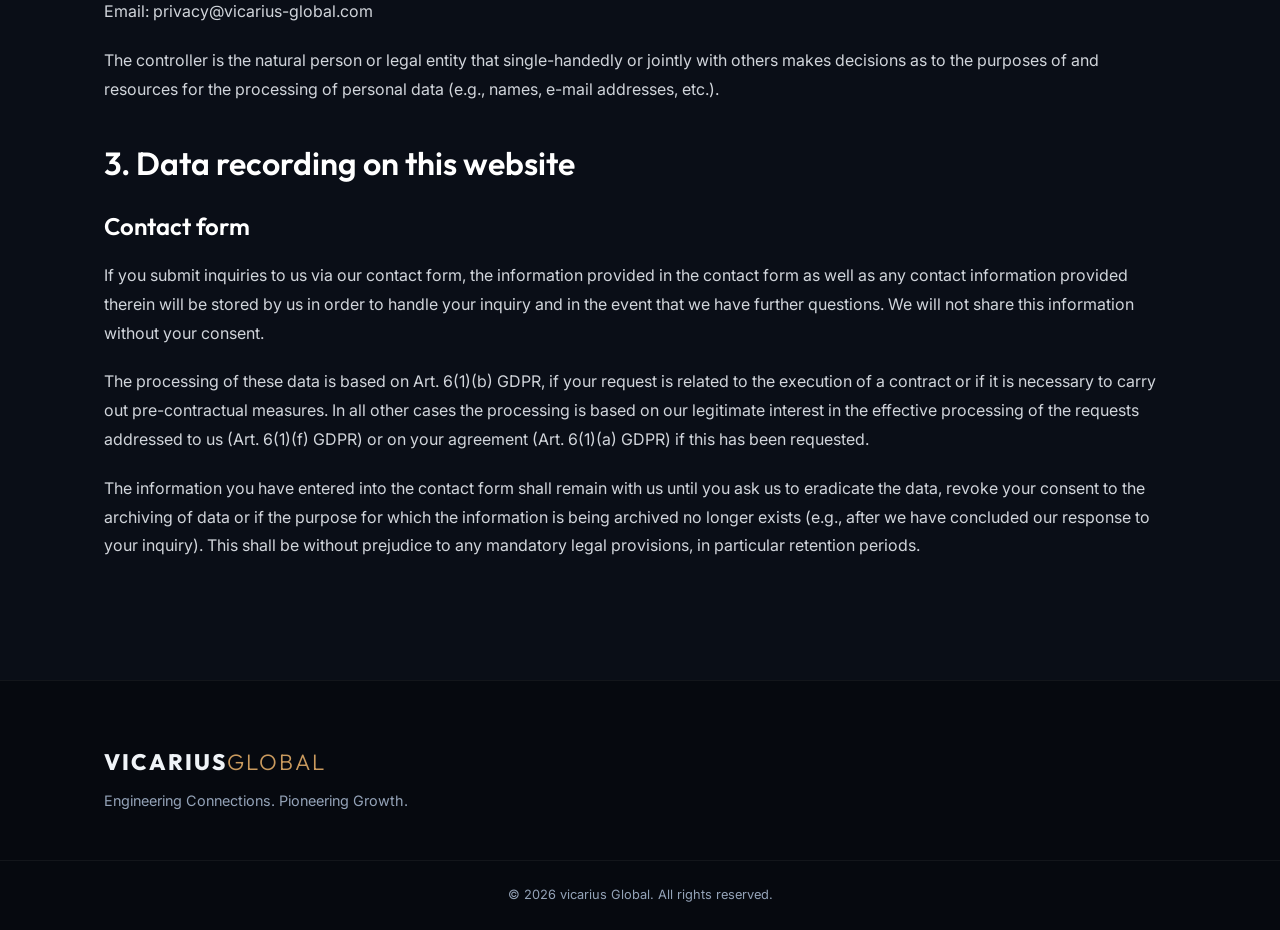
<file: privacy.html>
<!DOCTYPE html>
<html lang="en">

<head>
    <meta charset="UTF-8">
    <meta name="viewport" content="width=device-width, initial-scale=1.0">
    <title>Privacy Policy | Vicarius Global</title>
    <!-- Fonts -->
    <link rel="preconnect" href="https://fonts.googleapis.com">
    <link rel="preconnect" href="https://fonts.gstatic.com" crossorigin>
    <link
        href="https://fonts.googleapis.com/css2?family=Inter:wght@300;400;500;600&family=Outfit:wght@300;400;600;800&display=swap"
        rel="stylesheet">
    <link rel="stylesheet" href="css/styles.css">
    <style>
        .legal-content {
            padding: 150px 0 100px;
            color: #d1d5db;
        }

        .legal-content h1,
        .legal-content h2,
        .legal-content h3 {
            color: white;
            font-family: 'Outfit', sans-serif;
            margin-bottom: 20px;
        }

        .legal-content h1 {
            font-size: 3rem;
            margin-bottom: 40px;
        }

        .legal-content h2 {
            font-size: 2rem;
            margin-top: 40px;
        }

        .legal-content h3 {
            font-size: 1.5rem;
            margin-top: 30px;
        }

        .legal-content p,
        .legal-content ul {
            margin-bottom: 20px;
            line-height: 1.8;
        }

        .legal-content ul {
            padding-left: 20px;
        }

        .legal-content li {
            margin-bottom: 10px;
        }

        .legal-content a {
            color: #6366f1;
            text-decoration: none;
        }

        .legal-content a:hover {
            text-decoration: underline;
        }

        .back-link {
            display: inline-block;
            margin-bottom: 30px;
            color: #9ca3af;
            text-decoration: none;
            transition: color 0.3s ease;
        }

        body {
            background-color: #0a0e17;
            /* match var(--bg-dark) */
        }

        .navbar-solid {
            background: rgba(10, 14, 23, 0.95) !important;
            border-bottom: 1px solid rgba(255, 255, 255, 0.05);
            padding: 1rem 0 !important;
            margin-top: 0 !important;
        }
    </style>
</head>

<body>
    <!-- Navigation -->
    <nav class="navbar navbar-solid" id="navbar">
        <div class="container nav-container">
            <div class="logo">
                <a href="index.html" style="text-decoration:none;">
                    <span class="logo-text">VICARIUS<span class="logo-accent">GLOBAL</span></span>
                </a>
            </div>
        </div>
    </nav>

    <!-- Legal Content -->
    <section class="legal-content">
        <div class="container">
            <a href="javascript:history.back()" class="back-link">&larr; Back to Home</a>

            <h1>Privacy Policy / Datenschutz</h1>
            <p>Last updated: February 2026</p>

            <h2>1. An overview of data protection</h2>
            <h3>General information</h3>
            <p>The following information will provide you with an easy to navigate overview of what will happen with
                your personal data when you visit this website. The term "personal data" comprises all data that can be
                used to personally identify you. For detailed information about the subject matter of data protection,
                please consult our Data Protection Declaration, which we have included beneath this copy.</p>

            <h3>Data recording on this website</h3>
            <p><strong>Who is the responsible party for the recording of data on this website (i.e., the
                    "controller")?</strong></p>
            <p>The data on this website is processed by the operator of the website, whose contact information is
                available under section "Information required by law" (Imprint) on this website.</p>

            <p><strong>How do we record your data?</strong></p>
            <p>We collect your data as a result of your sharing of your data with us. This may, for instance be
                information you enter into our contact form.</p>
            <p>Other data shall be recorded by our IT systems automatically or after you consent to its recording during
                your website visit. This data comprises primarily technical information (e.g., web browser, operating
                system, or time the site was accessed). This information is recorded automatically when you access this
                website.</p>

            <p><strong>What are the purposes we use your data for?</strong></p>
            <p>A portion of the information is generated to guarantee the error free provision of the website. Other
                data may be used to analyze your user patterns.</p>

            <h2>2. General information and mandatory information</h2>
            <h3>Data protection</h3>
            <p>The operators of this website and its pages take the protection of your personal data very seriously.
                Hence, we handle your personal data as confidential information and in compliance with the statutory
                data protection regulations and this Data Protection Declaration.</p>

            <h3>Information about the responsible party (referred to as the "controller" in the GDPR)</h3>
            <p>The data processing controller on this website is:</p>
            <p>
                Vicarius Global<br>
                Ridlerstraße 37<br>
                80339 München<br>
                Germany
            </p>
            <p>
                Phone: +49 (0) 15774156180<br>
                Email: privacy@vicarius-global.com
            </p>
            <p>The controller is the natural person or legal entity that single-handedly or jointly with others makes
                decisions as to the purposes of and resources for the processing of personal data (e.g., names, e-mail
                addresses, etc.).</p>

            <h2>3. Data recording on this website</h2>
            <h3>Contact form</h3>
            <p>If you submit inquiries to us via our contact form, the information provided in the contact form as well
                as any contact information provided therein will be stored by us in order to handle your inquiry and in
                the event that we have further questions. We will not share this information without your consent.</p>

            <p>The processing of these data is based on Art. 6(1)(b) GDPR, if your request is related to the execution
                of a contract or if it is necessary to carry out pre-contractual measures. In all other cases the
                processing is based on our legitimate interest in the effective processing of the requests addressed to
                us (Art. 6(1)(f) GDPR) or on your agreement (Art. 6(1)(a) GDPR) if this has been requested.</p>

            <p>The information you have entered into the contact form shall remain with us until you ask us to eradicate
                the data, revoke your consent to the archiving of data or if the purpose for which the information is
                being archived no longer exists (e.g., after we have concluded our response to your inquiry). This shall
                be without prejudice to any mandatory legal provisions, in particular retention periods.</p>
        </div>
    </section>

    <!-- Footer -->
    <footer>
        <div class="container footer-content">
            <div class="footer-brand">
                <span class="logo-text">VICARIUS<span class="logo-accent">GLOBAL</span></span>
                <p>Engineering Connections. Pioneering Growth.</p>
            </div>
        </div>
        <div class="footer-bottom">
            <div class="container">
                <p>&copy; 2026 vicarius Global. All rights reserved.</p>
            </div>
        </div>
    </footer>
</body>

</html>
</file>
<file: css/styles.css>
/* 
   Vicarius Global - Premium Stylesheet
   Design System: Midnight Blue, Brushed Gold/Copper, Obsidian
   Font: Outfit (Headings) / Inter (Body)
*/

:root {
    /* Color Palette */
    --bg-dark: #0a0e17;
    --bg-card: rgba(18, 25, 38, 0.6);
    --primary-accent: #c99a5e;
    /* Copper/Gold */
    --primary-accent-hover: #e0b475;
    --text-main: #f0f4f8;
    --text-muted: #94a3b8;
    --border-glass: rgba(201, 154, 94, 0.15);
    --glow-color: rgba(201, 154, 94, 0.2);

    /* Typography */
    --font-heading: 'Outfit', sans-serif;
    --font-body: 'Inter', sans-serif;

    /* Transition & Shadows */
    --transition-smooth: all 0.4s cubic-bezier(0.16, 1, 0.3, 1);
    --shadow-glass: 0 8px 32px 0 rgba(0, 0, 0, 0.37);
}

* {
    margin: 0;
    padding: 0;
    box-sizing: border-box;
}

html {
    scroll-behavior: smooth;
}

body {
    background-color: var(--bg-dark);
    color: var(--text-main);
    font-family: var(--font-body);
    line-height: 1.6;
    overflow-x: hidden;
}

/* Typography Elements */
h1,
h2,
h3,
h4,
h5,
h6 {
    font-family: var(--font-heading);
    font-weight: 600;
    line-height: 1.2;
}

a {
    text-decoration: none;
    color: inherit;
    transition: var(--transition-smooth);
}

/* Utilities */
.container {
    max-width: 1200px;
    margin: 0 auto;
    padding: 0 5%;
}

.glass-card {
    background: var(--bg-card);
    backdrop-filter: blur(12px);
    -webkit-backdrop-filter: blur(12px);
    border: 1px solid var(--border-glass);
    border-radius: 16px;
    box-shadow: var(--shadow-glass);
}

/* Buttons */
.btn {
    display: inline-flex;
    align-items: center;
    justify-content: center;
    padding: 0.8rem 1.8rem;
    font-size: 0.95rem;
    font-weight: 500;
    border-radius: 4px;
    /* Slightly sharp corners for professional look */
    cursor: pointer;
    transition: var(--transition-smooth);
    font-family: var(--font-heading);
    letter-spacing: 0.5px;
}

.btn-primary {
    background-color: var(--primary-accent);
    color: var(--bg-dark);
    border: 1px solid var(--primary-accent);
}

.btn-primary:hover {
    background-color: var(--primary-accent-hover);
    border-color: var(--primary-accent-hover);
    box-shadow: 0 0 20px var(--glow-color);
    transform: translateY(-2px);
}

.btn-secondary {
    background-color: transparent;
    color: var(--text-main);
    border: 1px solid rgba(255, 255, 255, 0.2);
}

.btn-secondary:hover {
    border-color: var(--text-main);
    transform: translateY(-2px);
}

.btn-outline {
    background-color: transparent;
    color: var(--primary-accent);
    border: 1px solid var(--primary-accent);
}

.btn-outline:hover {
    background-color: rgba(201, 154, 94, 0.1);
    box-shadow: 0 0 15px var(--glow-color);
}

/* Top Bar */
.top-bar {
    position: fixed;
    top: 0;
    left: 0;
    width: 100%;
    height: 40px;
    background: var(--primary-accent);
    color: var(--bg-dark);
    display: flex;
    justify-content: center;
    align-items: center;
    font-size: 0.85rem;
    font-weight: 600;
    z-index: 1001;
    transition: opacity 0.3s ease-in-out;
}

.top-bar.fade-out {
    opacity: 0;
    pointer-events: none;
}

/* Navbar */
.navbar {
    position: fixed;
    top: 0;
    margin-top: 40px;
    width: 100%;
    z-index: 1000;
    padding: 1.5rem 0;
    transition: background-color 0.4s ease, padding 0.4s ease, margin-top 0.4s ease;
}

.navbar.scrolled {
    margin-top: 0;
    background: rgba(10, 14, 23, 0.9);
    backdrop-filter: blur(10px);
    padding: 1rem 0;
    border-bottom: 1px solid rgba(255, 255, 255, 0.05);
}

.nav-container {
    display: flex;
    justify-content: space-between;
    align-items: center;
}

.logo-text {
    font-family: var(--font-heading);
    font-weight: 800;
    font-size: 1.4rem;
    letter-spacing: 2px;
}

.logo-accent {
    color: var(--primary-accent);
    font-weight: 300;
}

.nav-links {
    display: flex;
    list-style: none;
    align-items: center;
    gap: 2.5rem;
}

.nav-links a {
    font-size: 0.9rem;
    text-transform: uppercase;
    letter-spacing: 1px;
    font-weight: 500;
}

.nav-links a:not(.btn):hover {
    color: var(--primary-accent);
}

.hamburger {
    display: none;
    cursor: pointer;
    flex-direction: column;
    gap: 5px;
}

.hamburger span {
    width: 25px;
    height: 2px;
    background-color: var(--text-main);
    transition: var(--transition-smooth);
}

/* Hero Section */
.hero {
    min-height: 100vh;
    display: flex;
    align-items: center;
    position: relative;
    overflow: hidden;
    padding-top: 120px;
    /* offset for nav and top-bar */
}

.hero-bg-elements {
    position: absolute;
    top: 0;
    left: 0;
    right: 0;
    bottom: 0;
    z-index: -1;
    overflow: hidden;
}

.blob {
    position: absolute;
    filter: blur(80px);
    border-radius: 50%;
    opacity: 0.4;
    animation: drift 20s infinite alternate cubic-bezier(0.4, 0, 0.2, 1);
}

.blob-1 {
    width: 500px;
    height: 500px;
    background: radial-gradient(circle, rgba(201, 154, 94, 0.3) 0%, rgba(10, 14, 23, 0) 70%);
    top: -100px;
    right: -100px;
}

.blob-2 {
    width: 400px;
    height: 400px;
    background: radial-gradient(circle, rgba(41, 56, 87, 0.4) 0%, rgba(10, 14, 23, 0) 70%);
    bottom: -50px;
    left: -50px;
    animation-delay: -5s;
}

.grid-overlay {
    position: absolute;
    inset: 0;
    background-image:
        linear-gradient(rgba(201, 154, 94, 0.15) 1px, transparent 1px),
        linear-gradient(90deg, rgba(201, 154, 94, 0.15) 1px, transparent 1px);
    background-size: 50px 50px;
    background-position: center center;
    -webkit-mask-image: radial-gradient(ellipse at center, rgba(0, 0, 0, 1) 0%, rgba(0, 0, 0, 0) 80%);
    mask-image: radial-gradient(ellipse at center, rgba(0, 0, 0, 1) 0%, rgba(0, 0, 0, 0) 80%);
    z-index: 0;
}

@keyframes drift {
    0% {
        transform: translate(0, 0) scale(1);
    }

    100% {
        transform: translate(-50px, 50px) scale(1.1);
    }
}

.hero-container {
    display: flex;
    align-items: center;
}

.hero-content {
    max-width: 800px;
}

.hero-badge {
    display: inline-block;
    padding: 0.4rem 1rem;
    background: rgba(255, 255, 255, 0.05);
    border: 1px solid rgba(255, 255, 255, 0.1);
    border-radius: 30px;
    font-size: 0.8rem;
    text-transform: uppercase;
    letter-spacing: 2px;
    color: var(--primary-accent);
    margin-bottom: 2rem;
}

.hero-title {
    font-size: clamp(2.5rem, 5vw, 4.5rem);
    margin-bottom: 1.5rem;
    background: linear-gradient(135deg, #ffffff 0%, #a0aec0 100%);
    -webkit-background-clip: text;
    -webkit-text-fill-color: transparent;
}

.hero-subtitle {
    font-size: 1.1rem;
    color: var(--text-muted);
    margin-bottom: 2.5rem;
    max-width: 600px;
}

.hero-actions {
    display: flex;
    gap: 1rem;
}

.scroll-indicator {
    position: absolute;
    bottom: 40px;
    left: 50%;
    transform: translateX(-50%);
    display: flex;
    flex-direction: column;
    align-items: center;
    gap: 10px;
    opacity: 0.7;
    animation: bounce 2s infinite;
}

@keyframes bounce {

    0%,
    20%,
    50%,
    80%,
    100% {
        transform: translate(-50%, 0);
    }

    40% {
        transform: translate(-50%, -10px);
    }

    60% {
        transform: translate(-50%, -5px);
    }
}

.mouse {
    width: 24px;
    height: 36px;
    border: 2px solid var(--text-muted);
    border-radius: 12px;
    display: flex;
    justify-content: center;
}

.wheel {
    width: 4px;
    height: 8px;
    background-color: var(--text-muted);
    border-radius: 2px;
    margin-top: 6px;
    animation: scroll 2s infinite;
}

@keyframes scroll {
    0% {
        transform: translateY(0);
        opacity: 1;
    }

    100% {
        transform: translateY(10px);
        opacity: 0;
    }
}

.scroll-text {
    font-size: 0.7rem;
    text-transform: uppercase;
    letter-spacing: 1px;
    color: var(--text-muted);
}

/* Sections Common */
section {
    padding: 100px 0;
}

.section-header {
    text-align: center;
    margin-bottom: 4rem;
}

.section-title {
    font-size: 2.5rem;
    margin-bottom: 1rem;
}

.title-underline {
    width: 50px;
    height: 3px;
    background-color: var(--primary-accent);
    margin: 0 auto;
    border-radius: 2px;
}

.section-lead {
    margin-top: 1rem;
    color: var(--text-muted);
}

/* About Section */
.about-grid {
    display: grid;
    grid-template-columns: 1fr 1fr;
    gap: 4rem;
    align-items: center;
}

.about-text h3 {
    font-size: 1.8rem;
    margin-bottom: 1.5rem;
    color: var(--primary-accent);
}

.about-text p {
    color: var(--text-muted);
    margin-bottom: 1.5rem;
}

.feature-list {
    list-style: none;
    margin-top: 2rem;
}

.feature-list li {
    display: flex;
    align-items: center;
    margin-bottom: 1rem;
    color: var(--text-main);
}

.check-icon {
    display: inline-block;
    width: 20px;
    height: 20px;
    margin-right: 15px;
    border-radius: 50%;
    background-color: rgba(201, 154, 94, 0.2);
    position: relative;
}

.check-icon::after {
    content: '';
    position: absolute;
    width: 5px;
    height: 10px;
    border-right: 2px solid var(--primary-accent);
    border-bottom: 2px solid var(--primary-accent);
    top: 3px;
    left: 7px;
    transform: rotate(45deg);
}

.about-visual {
    position: relative;
    padding: 2rem;
}

.visual-card {
    position: relative;
    padding: 4rem 2rem;
    text-align: center;
    overflow: hidden;
}

.abstract-ring {
    position: absolute;
    border: 1px solid rgba(201, 154, 94, 0.3);
    border-radius: 50%;
}

.ring-1 {
    width: 300px;
    height: 300px;
    top: -50px;
    right: -50px;
}

.ring-2 {
    width: 200px;
    height: 200px;
    bottom: -30px;
    left: -30px;
}

.stats-container {
    position: relative;
    z-index: 2;
}

.stat-item {
    margin: 2rem 0;
}

.stat-number {
    display: block;
    font-size: 3.5rem;
    font-family: var(--font-heading);
    font-weight: 700;
    color: var(--primary-accent);
    line-height: 1;
}

.stat-label {
    display: block;
    text-transform: uppercase;
    letter-spacing: 2px;
    font-size: 0.8rem;
    color: var(--text-muted);
    margin-top: 0.5rem;
}

.stat-divider {
    width: 100px;
    height: 1px;
    background: linear-gradient(90deg, transparent, rgba(255, 255, 255, 0.2), transparent);
    margin: 0 auto;
}

/* Services */
.services {
    background: linear-gradient(180deg, var(--bg-dark) 0%, rgba(18, 25, 38, 0.5) 50%, var(--bg-dark) 100%);
}

.services-grid {
    display: grid;
    grid-template-columns: repeat(auto-fit, minmax(300px, 1fr));
    gap: 2rem;
}

.service-card {
    padding: 2.5rem;
    transition: var(--transition-smooth);
}

.hover-lift:hover {
    transform: translateY(-10px);
    box-shadow: 0 15px 40px rgba(0, 0, 0, 0.5);
    border-color: rgba(201, 154, 94, 0.4);
}

.service-icon {
    width: 60px;
    height: 60px;
    border-radius: 12px;
    background: rgba(201, 154, 94, 0.1);
    display: flex;
    align-items: center;
    justify-content: center;
    color: var(--primary-accent);
    margin-bottom: 1.5rem;
}

.service-card h3 {
    margin-bottom: 1rem;
    font-size: 1.4rem;
}

.service-card p {
    color: var(--text-muted);
}

/* Contact Section */
.contact-wrapper {
    display: grid;
    grid-template-columns: 1fr 1.2fr;
    overflow: hidden;
}

.contact-info {
    padding: 3rem;
    background: rgba(10, 14, 23, 0.8);
    border-right: 1px solid var(--border-glass);
}

.contact-info h2 {
    font-size: 2rem;
    margin-bottom: 1rem;
}

.contact-info>p {
    color: var(--text-muted);
    margin-bottom: 3rem;
}

.contact-item {
    display: flex;
    align-items: center;
    gap: 1rem;
    margin-bottom: 1.5rem;
    color: var(--text-main);
}

.contact-item svg {
    color: var(--primary-accent);
}

.contact-form-container {
    padding: 3rem;
}

.form-group {
    margin-bottom: 1.5rem;
}

.form-group label {
    display: block;
    margin-bottom: 0.5rem;
    font-size: 0.9rem;
    color: var(--text-muted);
}

.form-group input,
.form-group textarea {
    width: 100%;
    padding: 1rem;
    background: rgba(0, 0, 0, 0.2);
    border: 1px solid rgba(255, 255, 255, 0.1);
    border-radius: 4px;
    color: var(--text-main);
    font-family: var(--font-body);
    transition: var(--transition-smooth);
}

.form-group input:focus,
.form-group textarea:focus {
    outline: none;
    border-color: var(--primary-accent);
    background: rgba(0, 0, 0, 0.4);
}

.submit-btn {
    width: 100%;
}

/* Footer */
footer {
    border-top: 1px solid rgba(255, 255, 255, 0.05);
    padding-top: 4rem;
    background-color: #06090f;
}

.footer-content {
    display: flex;
    justify-content: space-between;
    align-items: flex-start;
    flex-wrap: wrap;
    gap: 2rem;
    margin-bottom: 3rem;
}

.footer-brand p {
    color: var(--text-muted);
    margin-top: 0.5rem;
    font-size: 0.9rem;
}

.footer-links {
    display: flex;
    gap: 2rem;
}

.footer-links a {
    color: var(--text-muted);
    font-size: 0.9rem;
}

.footer-links a:hover {
    color: var(--primary-accent);
}

.footer-bottom {
    border-top: 1px solid rgba(255, 255, 255, 0.05);
    padding: 1.5rem 0;
    text-align: center;
}

.footer-bottom p {
    color: var(--text-muted);
    font-size: 0.8rem;
}

/* Animations */
.fade-up {
    opacity: 0;
    transform: translateY(30px);
    transition: opacity 0.8s ease, transform 0.8s ease;
}

.fade-up.visible {
    opacity: 1;
    transform: translateY(0);
}

.fade-up-delay-1 {
    opacity: 0;
    transform: translateY(30px);
    transition: opacity 0.8s ease 0.2s, transform 0.8s ease 0.2s;
}

.fade-up-delay-1.visible {
    opacity: 1;
    transform: translateY(0);
}

.fade-up-delay-2 {
    opacity: 0;
    transform: translateY(30px);
    transition: opacity 0.8s ease 0.4s, transform 0.8s ease 0.4s;
}

.fade-up-delay-2.visible {
    opacity: 1;
    transform: translateY(0);
}

.fade-up-delay-3 {
    opacity: 0;
    transform: translateY(30px);
    transition: opacity 0.8s ease 0.6s, transform 0.8s ease 0.6s;
}

.fade-up-delay-3.visible {
    opacity: 1;
    transform: translateY(0);
}

/* Responsive */
@media (max-width: 900px) {

    .about-grid,
    .contact-wrapper {
        grid-template-columns: 1fr;
    }

    .contact-info {
        border-right: none;
        border-bottom: 1px solid var(--border-glass);
    }
}

@media (max-width: 768px) {
    .nav-links {
        display: none;
        position: absolute;
        top: 100%;
        left: 0;
        width: 100%;
        background: rgba(10, 14, 23, 0.95);
        backdrop-filter: blur(10px);
        flex-direction: column;
        padding: 2rem 0;
        border-bottom: 1px solid rgba(255, 255, 255, 0.05);
    }

    .nav-links.active {
        display: flex;
    }

    .hamburger {
        display: flex;
    }

    .hamburger.active span:nth-child(1) {
        transform: translateY(7px) rotate(45deg);
    }

    .hamburger.active span:nth-child(2) {
        opacity: 0;
    }

    .hamburger.active span:nth-child(3) {
        transform: translateY(-7px) rotate(-45deg);
    }

    .hero-title {
        font-size: 2.5rem;
    }

    .hero-actions {
        flex-direction: column;
    }

    .footer-content {
        flex-direction: column;
    }

    .footer-links {
        flex-direction: column;
        gap: 1rem;
    }
}
</file>
